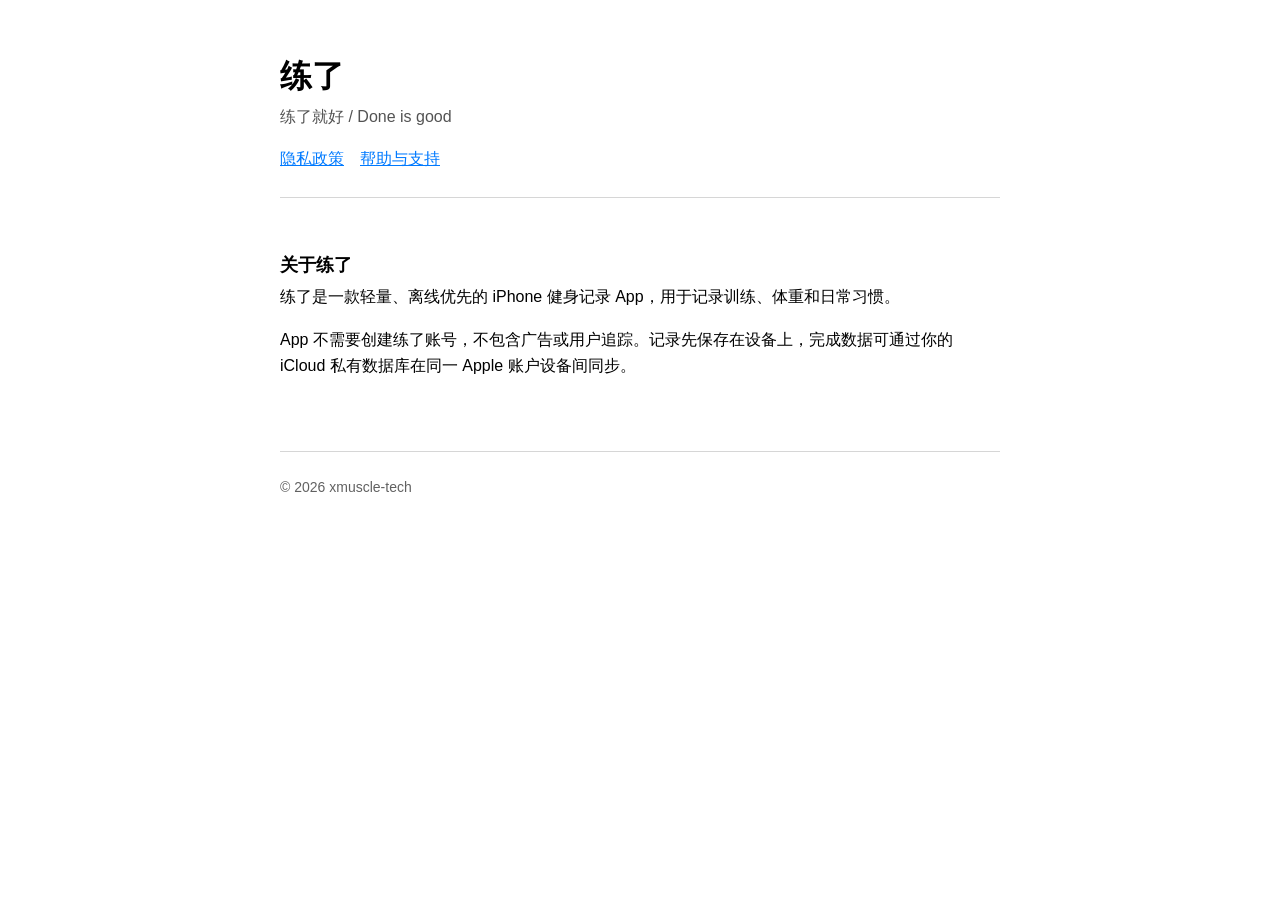
<file: lianle/index.html>
<!doctype html>
<html lang="zh-Hans">
<head>
  <meta charset="utf-8">
  <meta name="viewport" content="width=device-width, initial-scale=1">
  <meta name="description" content="练了 App 的隐私政策与用户支持。">
  <title>练了 - 隐私与支持</title>
  <link rel="stylesheet" href="./assets/style.css">
</head>
<body>
  <header>
    <h1>练了</h1>
    <p class="lede">练了就好 / Done is good</p>
    <nav aria-label="页面导航">
      <a href="./privacy/">隐私政策</a>
      <a href="./support/">帮助与支持</a>
    </nav>
  </header>
  <main>
    <h2>关于练了</h2>
    <p>练了是一款轻量、离线优先的 iPhone 健身记录 App，用于记录训练、体重和日常习惯。</p>
    <p>App 不需要创建练了账号，不包含广告或用户追踪。记录先保存在设备上，完成数据可通过你的 iCloud 私有数据库在同一 Apple 账户设备间同步。</p>
  </main>
  <footer>© 2026 xmuscle-tech</footer>
</body>
</html>
</file>
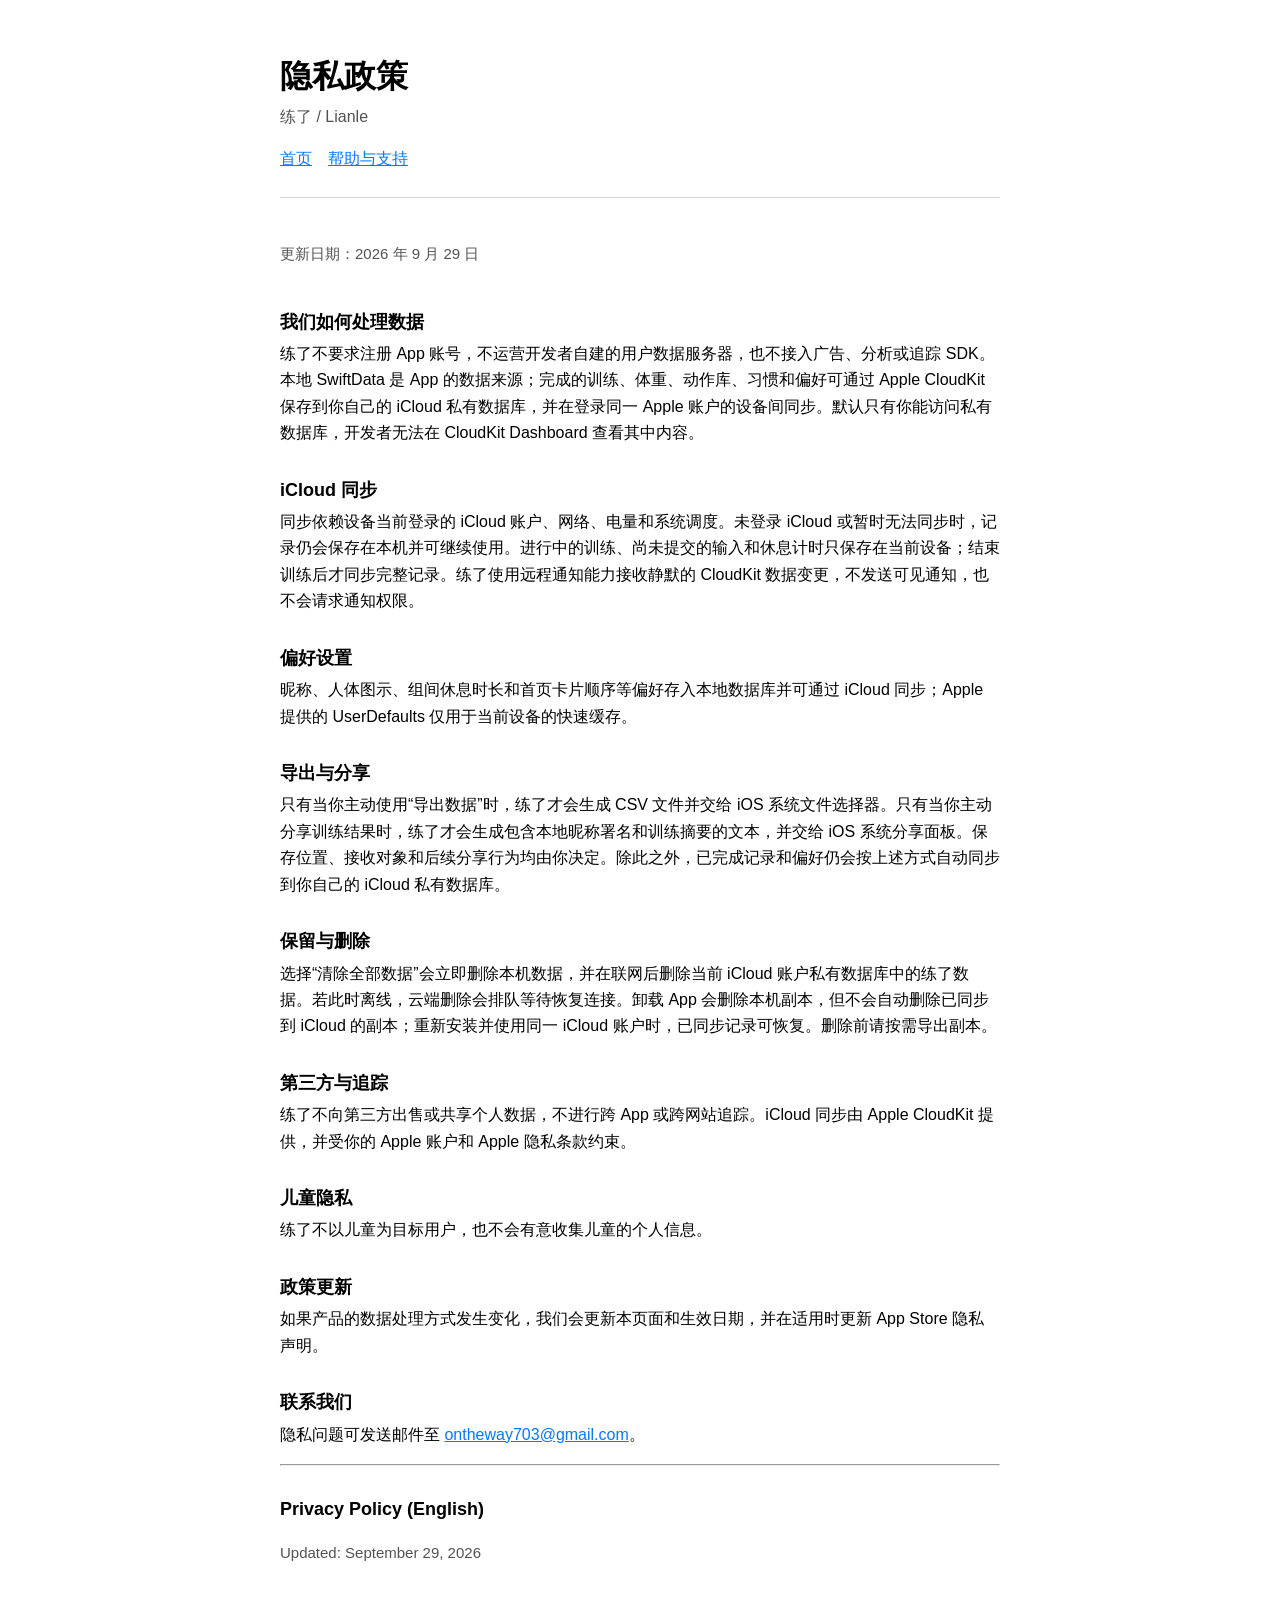
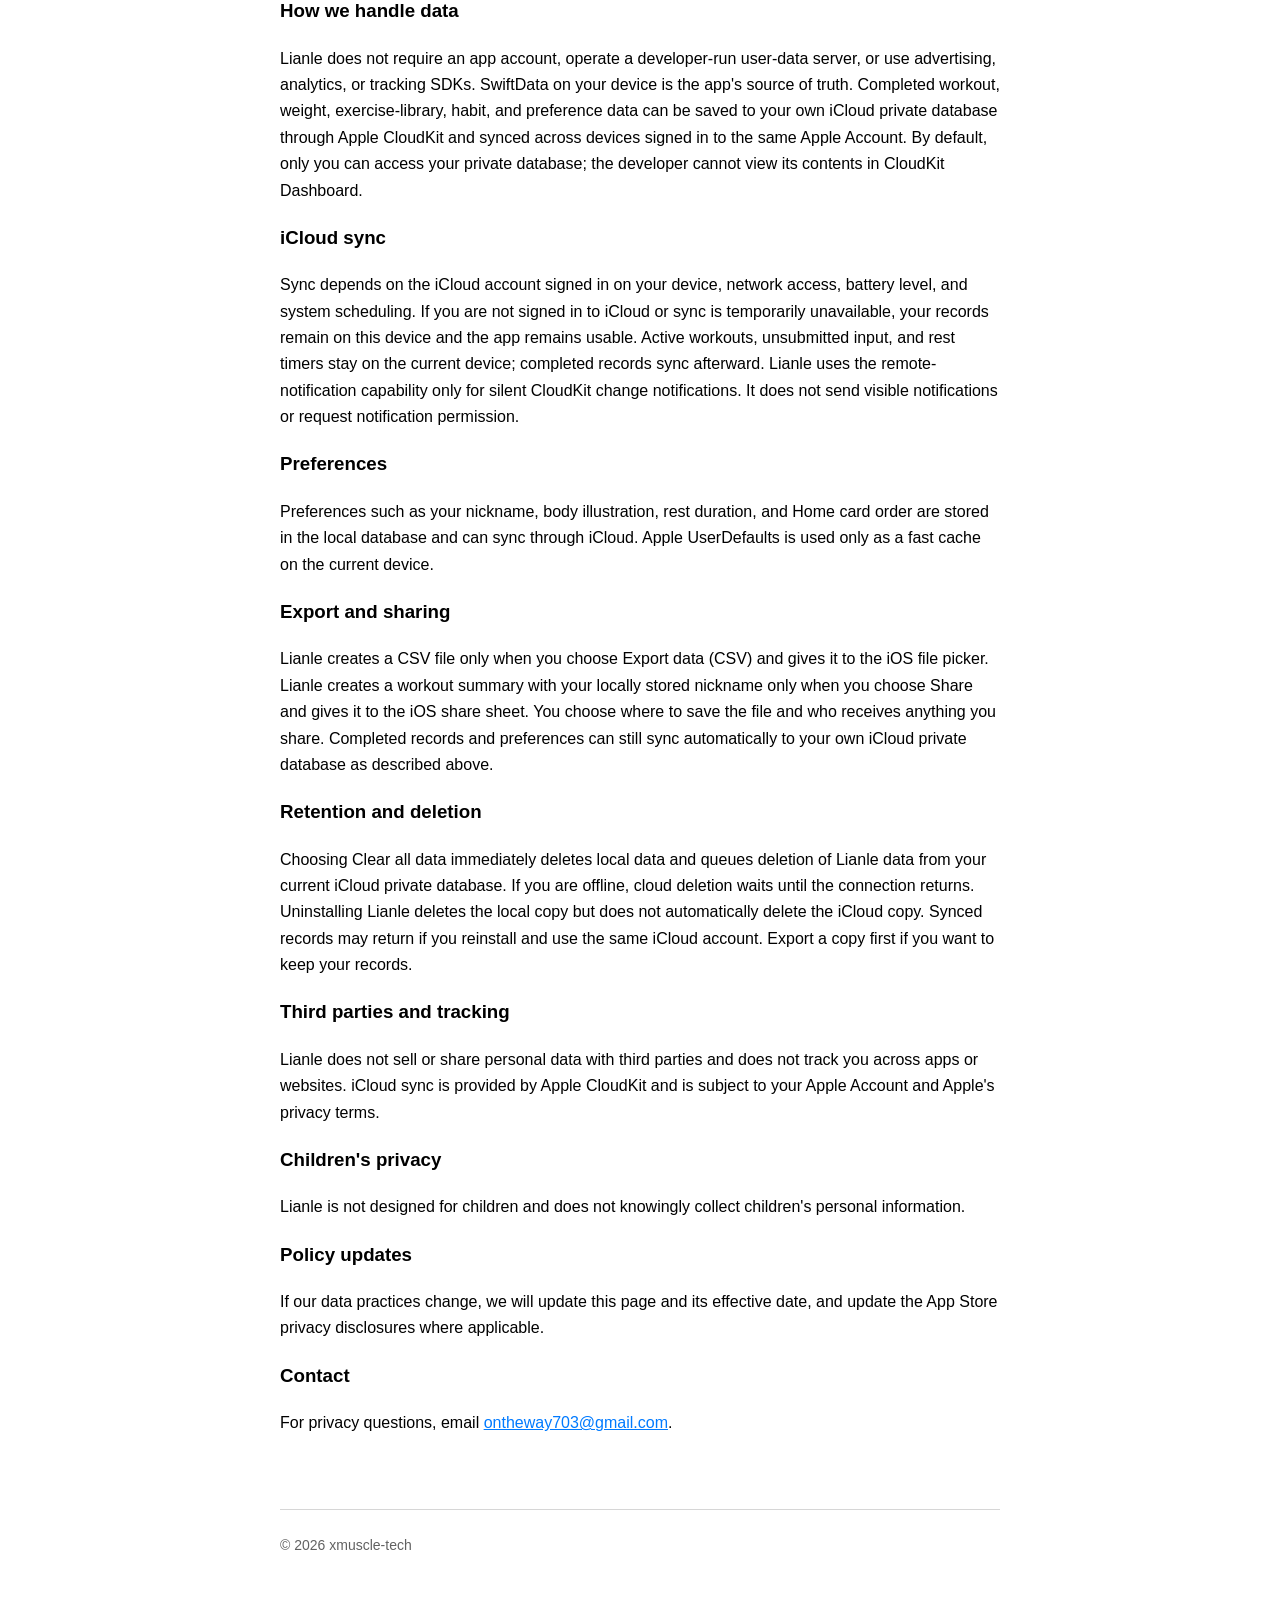
<file: lianle/privacy/index.html>
<!doctype html>
<html lang="zh-Hans">
<head>
  <meta charset="utf-8">
  <meta name="viewport" content="width=device-width, initial-scale=1">
  <meta name="description" content="练了 App 隐私政策。">
  <title>隐私政策 - 练了</title>
  <link rel="stylesheet" href="../assets/style.css">
</head>
<body>
  <header>
    <h1>隐私政策</h1>
    <p class="lede">练了 / Lianle</p>
    <nav aria-label="页面导航">
      <a href="../">首页</a>
      <a href="../support/">帮助与支持</a>
    </nav>
  </header>
  <main>
    <p class="language-note">更新日期：2026 年 9 月 29 日</p>

    <h2>我们如何处理数据</h2>
    <p>练了不要求注册 App 账号，不运营开发者自建的用户数据服务器，也不接入广告、分析或追踪 SDK。本地 SwiftData 是 App 的数据来源；完成的训练、体重、动作库、习惯和偏好可通过 Apple CloudKit 保存到你自己的 iCloud 私有数据库，并在登录同一 Apple 账户的设备间同步。默认只有你能访问私有数据库，开发者无法在 CloudKit Dashboard 查看其中内容。</p>

    <h2>iCloud 同步</h2>
    <p>同步依赖设备当前登录的 iCloud 账户、网络、电量和系统调度。未登录 iCloud 或暂时无法同步时，记录仍会保存在本机并可继续使用。进行中的训练、尚未提交的输入和休息计时只保存在当前设备；结束训练后才同步完整记录。练了使用远程通知能力接收静默的 CloudKit 数据变更，不发送可见通知，也不会请求通知权限。</p>

    <h2>偏好设置</h2>
    <p>昵称、人体图示、组间休息时长和首页卡片顺序等偏好存入本地数据库并可通过 iCloud 同步；Apple 提供的 UserDefaults 仅用于当前设备的快速缓存。</p>

    <h2>导出与分享</h2>
    <p>只有当你主动使用“导出数据”时，练了才会生成 CSV 文件并交给 iOS 系统文件选择器。只有当你主动分享训练结果时，练了才会生成包含本地昵称署名和训练摘要的文本，并交给 iOS 系统分享面板。保存位置、接收对象和后续分享行为均由你决定。除此之外，已完成记录和偏好仍会按上述方式自动同步到你自己的 iCloud 私有数据库。</p>

    <h2>保留与删除</h2>
    <p>选择“清除全部数据”会立即删除本机数据，并在联网后删除当前 iCloud 账户私有数据库中的练了数据。若此时离线，云端删除会排队等待恢复连接。卸载 App 会删除本机副本，但不会自动删除已同步到 iCloud 的副本；重新安装并使用同一 iCloud 账户时，已同步记录可恢复。删除前请按需导出副本。</p>

    <h2>第三方与追踪</h2>
    <p>练了不向第三方出售或共享个人数据，不进行跨 App 或跨网站追踪。iCloud 同步由 Apple CloudKit 提供，并受你的 Apple 账户和 Apple 隐私条款约束。</p>

    <h2>儿童隐私</h2>
    <p>练了不以儿童为目标用户，也不会有意收集儿童的个人信息。</p>

    <h2>政策更新</h2>
    <p>如果产品的数据处理方式发生变化，我们会更新本页面和生效日期，并在适用时更新 App Store 隐私声明。</p>

    <h2>联系我们</h2>
    <p>隐私问题可发送邮件至 <a href="mailto:ontheway703@gmail.com">ontheway703@gmail.com</a>。</p>

    <hr>
    <section lang="en" aria-labelledby="privacy-en-title">
      <h2 id="privacy-en-title">Privacy Policy (English)</h2>
      <p class="language-note">Updated: September 29, 2026</p>

      <h3>How we handle data</h3>
      <p>Lianle does not require an app account, operate a developer-run user-data server, or use advertising, analytics, or tracking SDKs. SwiftData on your device is the app's source of truth. Completed workout, weight, exercise-library, habit, and preference data can be saved to your own iCloud private database through Apple CloudKit and synced across devices signed in to the same Apple Account. By default, only you can access your private database; the developer cannot view its contents in CloudKit Dashboard.</p>

      <h3>iCloud sync</h3>
      <p>Sync depends on the iCloud account signed in on your device, network access, battery level, and system scheduling. If you are not signed in to iCloud or sync is temporarily unavailable, your records remain on this device and the app remains usable. Active workouts, unsubmitted input, and rest timers stay on the current device; completed records sync afterward. Lianle uses the remote-notification capability only for silent CloudKit change notifications. It does not send visible notifications or request notification permission.</p>

      <h3>Preferences</h3>
      <p>Preferences such as your nickname, body illustration, rest duration, and Home card order are stored in the local database and can sync through iCloud. Apple UserDefaults is used only as a fast cache on the current device.</p>

      <h3>Export and sharing</h3>
      <p>Lianle creates a CSV file only when you choose Export data (CSV) and gives it to the iOS file picker. Lianle creates a workout summary with your locally stored nickname only when you choose Share and gives it to the iOS share sheet. You choose where to save the file and who receives anything you share. Completed records and preferences can still sync automatically to your own iCloud private database as described above.</p>

      <h3>Retention and deletion</h3>
      <p>Choosing Clear all data immediately deletes local data and queues deletion of Lianle data from your current iCloud private database. If you are offline, cloud deletion waits until the connection returns. Uninstalling Lianle deletes the local copy but does not automatically delete the iCloud copy. Synced records may return if you reinstall and use the same iCloud account. Export a copy first if you want to keep your records.</p>

      <h3>Third parties and tracking</h3>
      <p>Lianle does not sell or share personal data with third parties and does not track you across apps or websites. iCloud sync is provided by Apple CloudKit and is subject to your Apple Account and Apple's privacy terms.</p>

      <h3>Children's privacy</h3>
      <p>Lianle is not designed for children and does not knowingly collect children's personal information.</p>

      <h3>Policy updates</h3>
      <p>If our data practices change, we will update this page and its effective date, and update the App Store privacy disclosures where applicable.</p>

      <h3>Contact</h3>
      <p>For privacy questions, email <a href="mailto:ontheway703@gmail.com">ontheway703@gmail.com</a>.</p>
    </section>
  </main>
  <footer>© 2026 xmuscle-tech</footer>
</body>
</html>
</file>
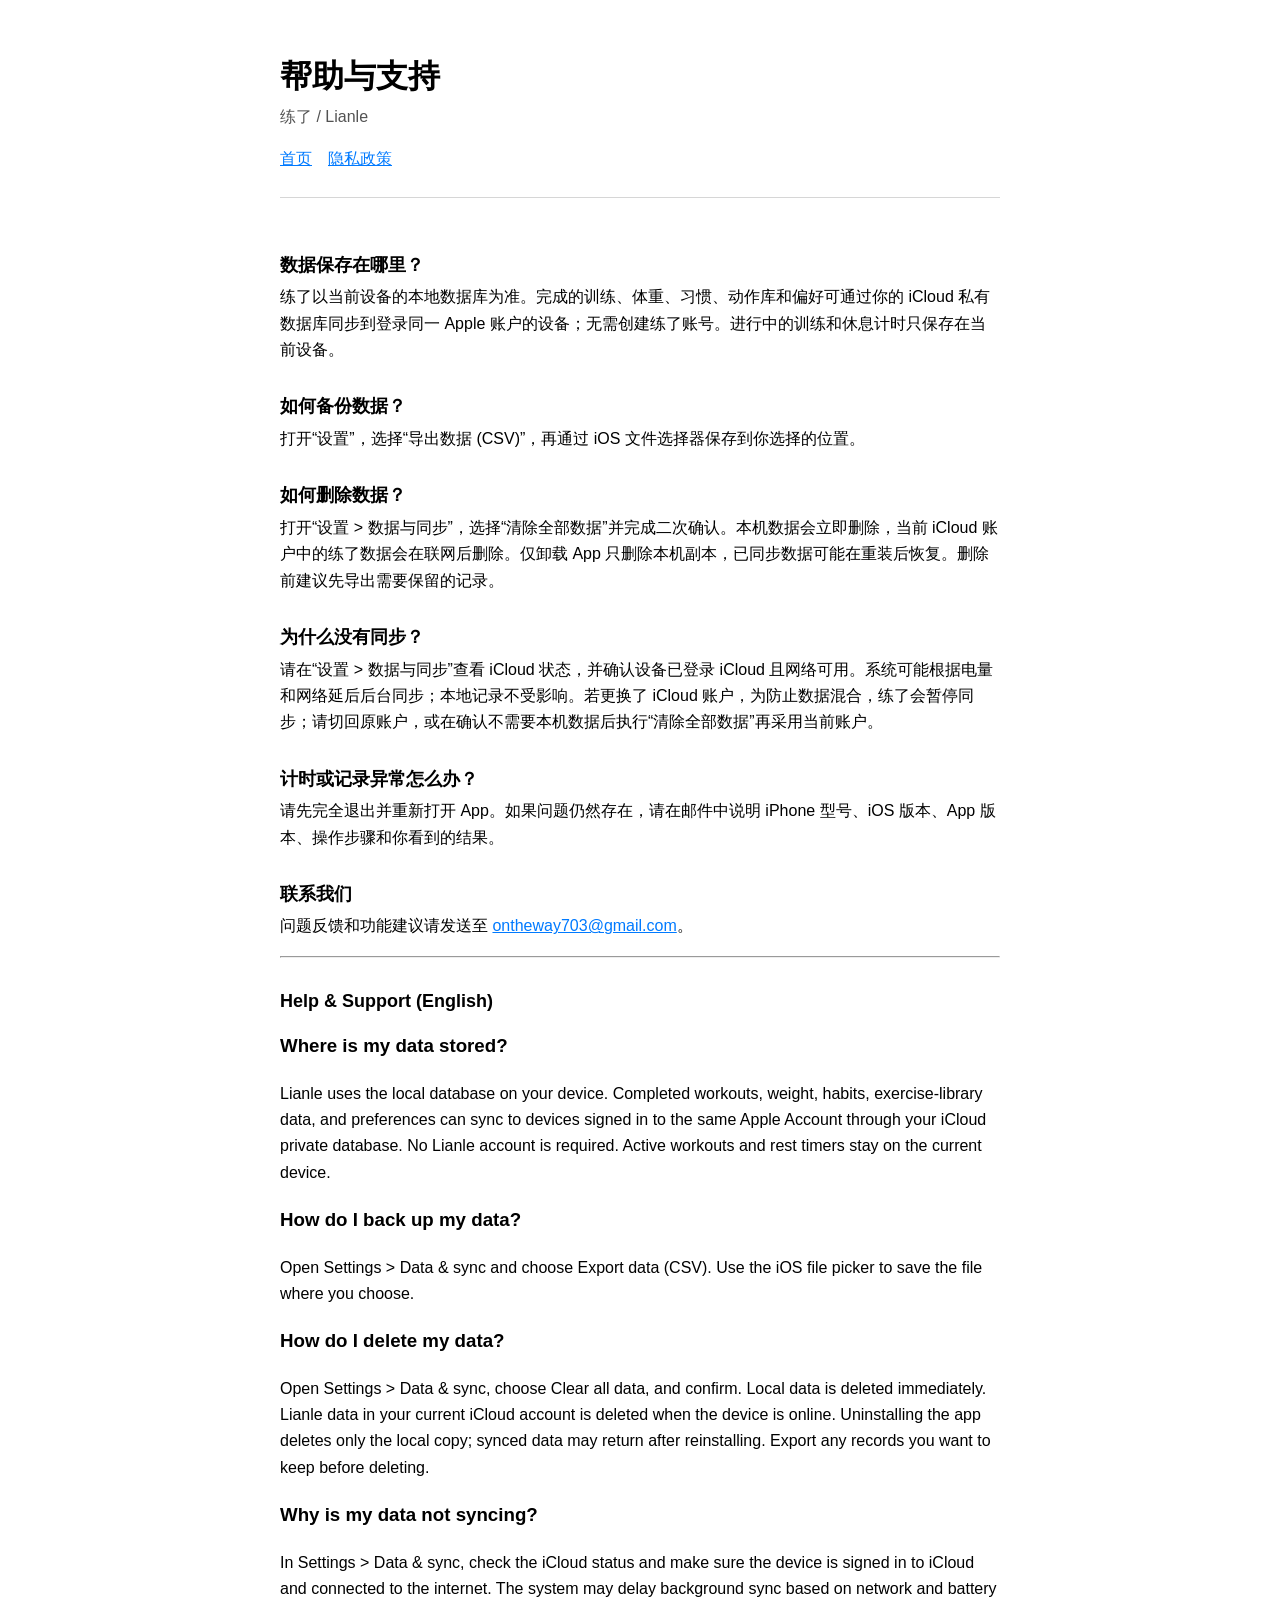
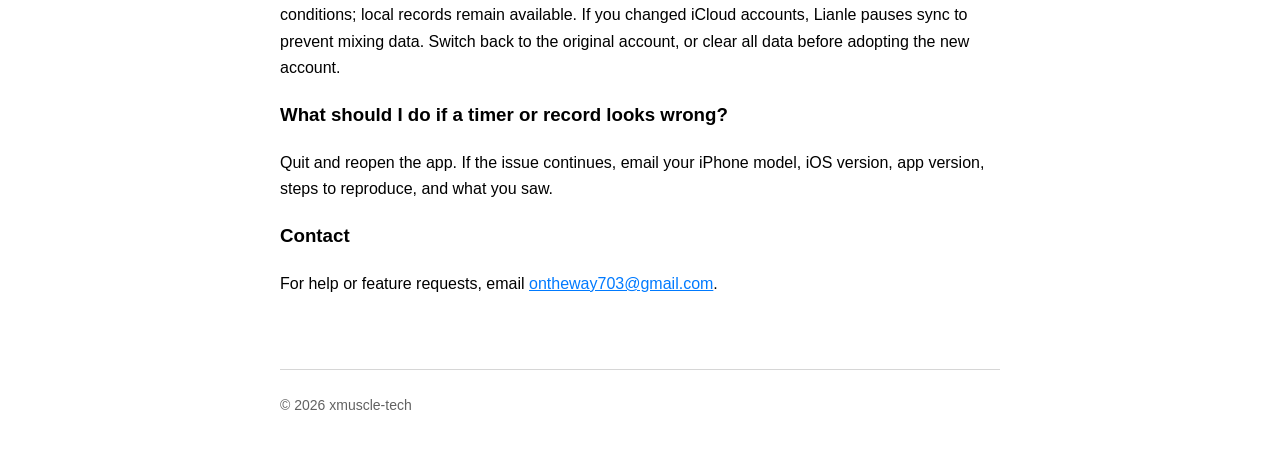
<file: lianle/support/index.html>
<!doctype html>
<html lang="zh-Hans">
<head>
  <meta charset="utf-8">
  <meta name="viewport" content="width=device-width, initial-scale=1">
  <meta name="description" content="练了 App 用户帮助与支持。">
  <title>帮助与支持 - 练了</title>
  <link rel="stylesheet" href="../assets/style.css">
</head>
<body>
  <header>
    <h1>帮助与支持</h1>
    <p class="lede">练了 / Lianle</p>
    <nav aria-label="页面导航">
      <a href="../">首页</a>
      <a href="../privacy/">隐私政策</a>
    </nav>
  </header>
  <main>
    <h2>数据保存在哪里？</h2>
    <p>练了以当前设备的本地数据库为准。完成的训练、体重、习惯、动作库和偏好可通过你的 iCloud 私有数据库同步到登录同一 Apple 账户的设备；无需创建练了账号。进行中的训练和休息计时只保存在当前设备。</p>

    <h2>如何备份数据？</h2>
    <p>打开“设置”，选择“导出数据 (CSV)”，再通过 iOS 文件选择器保存到你选择的位置。</p>

    <h2>如何删除数据？</h2>
    <p>打开“设置 > 数据与同步”，选择“清除全部数据”并完成二次确认。本机数据会立即删除，当前 iCloud 账户中的练了数据会在联网后删除。仅卸载 App 只删除本机副本，已同步数据可能在重装后恢复。删除前建议先导出需要保留的记录。</p>

    <h2>为什么没有同步？</h2>
    <p>请在“设置 > 数据与同步”查看 iCloud 状态，并确认设备已登录 iCloud 且网络可用。系统可能根据电量和网络延后后台同步；本地记录不受影响。若更换了 iCloud 账户，为防止数据混合，练了会暂停同步；请切回原账户，或在确认不需要本机数据后执行“清除全部数据”再采用当前账户。</p>

    <h2>计时或记录异常怎么办？</h2>
    <p>请先完全退出并重新打开 App。如果问题仍然存在，请在邮件中说明 iPhone 型号、iOS 版本、App 版本、操作步骤和你看到的结果。</p>

    <h2>联系我们</h2>
    <p>问题反馈和功能建议请发送至 <a href="mailto:ontheway703@gmail.com">ontheway703@gmail.com</a>。</p>

    <hr>
    <section lang="en" aria-labelledby="support-en-title">
      <h2 id="support-en-title">Help &amp; Support (English)</h2>

      <h3>Where is my data stored?</h3>
      <p>Lianle uses the local database on your device. Completed workouts, weight, habits, exercise-library data, and preferences can sync to devices signed in to the same Apple Account through your iCloud private database. No Lianle account is required. Active workouts and rest timers stay on the current device.</p>

      <h3>How do I back up my data?</h3>
      <p>Open Settings &gt; Data &amp; sync and choose Export data (CSV). Use the iOS file picker to save the file where you choose.</p>

      <h3>How do I delete my data?</h3>
      <p>Open Settings &gt; Data &amp; sync, choose Clear all data, and confirm. Local data is deleted immediately. Lianle data in your current iCloud account is deleted when the device is online. Uninstalling the app deletes only the local copy; synced data may return after reinstalling. Export any records you want to keep before deleting.</p>

      <h3>Why is my data not syncing?</h3>
      <p>In Settings &gt; Data &amp; sync, check the iCloud status and make sure the device is signed in to iCloud and connected to the internet. The system may delay background sync based on network and battery conditions; local records remain available. If you changed iCloud accounts, Lianle pauses sync to prevent mixing data. Switch back to the original account, or clear all data before adopting the new account.</p>

      <h3>What should I do if a timer or record looks wrong?</h3>
      <p>Quit and reopen the app. If the issue continues, email your iPhone model, iOS version, app version, steps to reproduce, and what you saw.</p>

      <h3>Contact</h3>
      <p>For help or feature requests, email <a href="mailto:ontheway703@gmail.com">ontheway703@gmail.com</a>.</p>
    </section>
  </main>
  <footer>© 2026 xmuscle-tech</footer>
</body>
</html>
</file>
<file: lianle/assets/style.css>
:root {
  color-scheme: light dark;
  font-family: -apple-system, BlinkMacSystemFont, "SF Pro Text", "PingFang SC", sans-serif;
  background: Canvas;
  color: CanvasText;
}

* {
  box-sizing: border-box;
}

body {
  margin: 0;
  line-height: 1.65;
}

header,
main,
footer {
  width: min(720px, calc(100% - 40px));
  margin-inline: auto;
}

header {
  padding: 56px 0 24px;
  border-bottom: 1px solid color-mix(in srgb, CanvasText 16%, transparent);
}

main {
  padding: 24px 0 56px;
}

footer {
  padding: 24px 0 40px;
  border-top: 1px solid color-mix(in srgb, CanvasText 16%, transparent);
  color: color-mix(in srgb, CanvasText 62%, transparent);
  font-size: 0.875rem;
}

h1,
h2 {
  line-height: 1.25;
}

h1 {
  margin: 0 0 8px;
  font-size: 2rem;
}

h2 {
  margin: 32px 0 8px;
  font-size: 1.125rem;
}

p,
ul {
  margin: 8px 0 16px;
}

a {
  color: #007aff;
}

nav {
  display: flex;
  flex-wrap: wrap;
  gap: 16px;
  margin-top: 16px;
}

.lede {
  color: color-mix(in srgb, CanvasText 68%, transparent);
}

.language-note {
  padding: 12px 0;
  color: color-mix(in srgb, CanvasText 68%, transparent);
  font-size: 0.9375rem;
}
</file>
